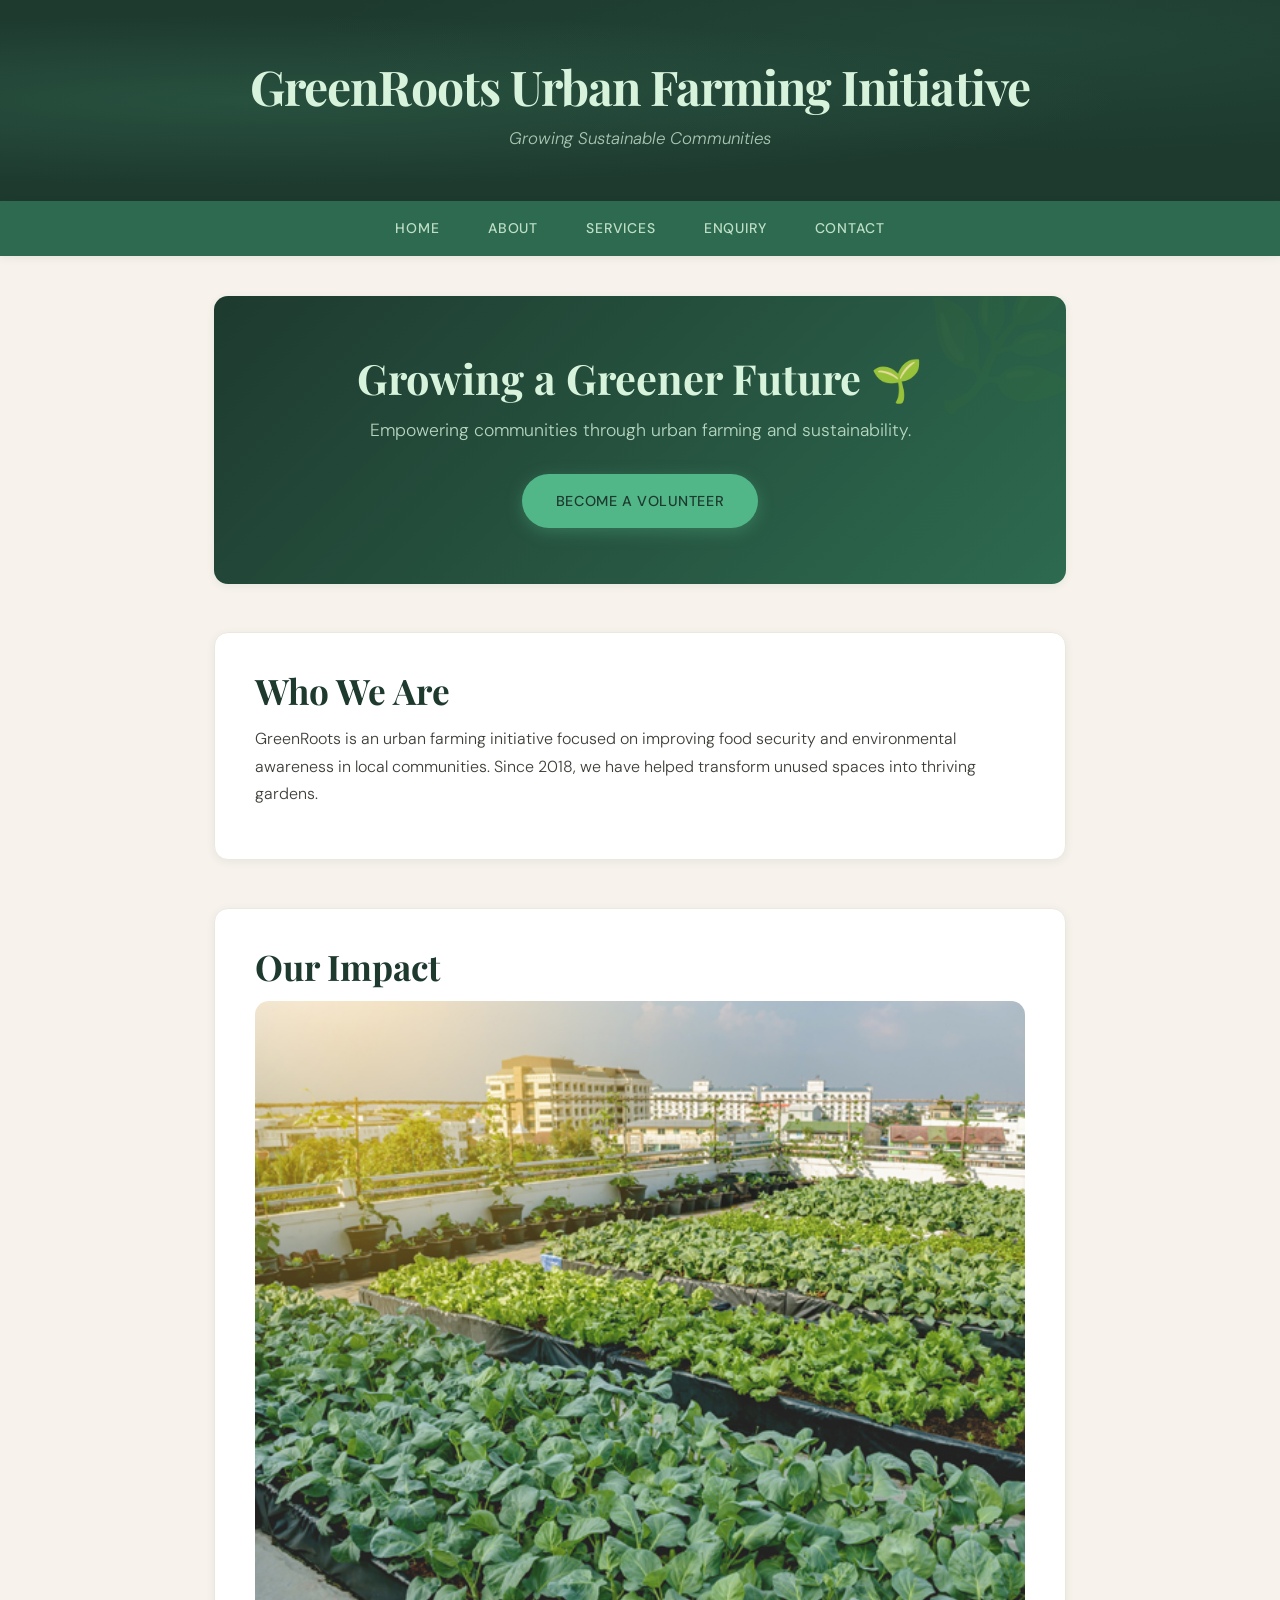
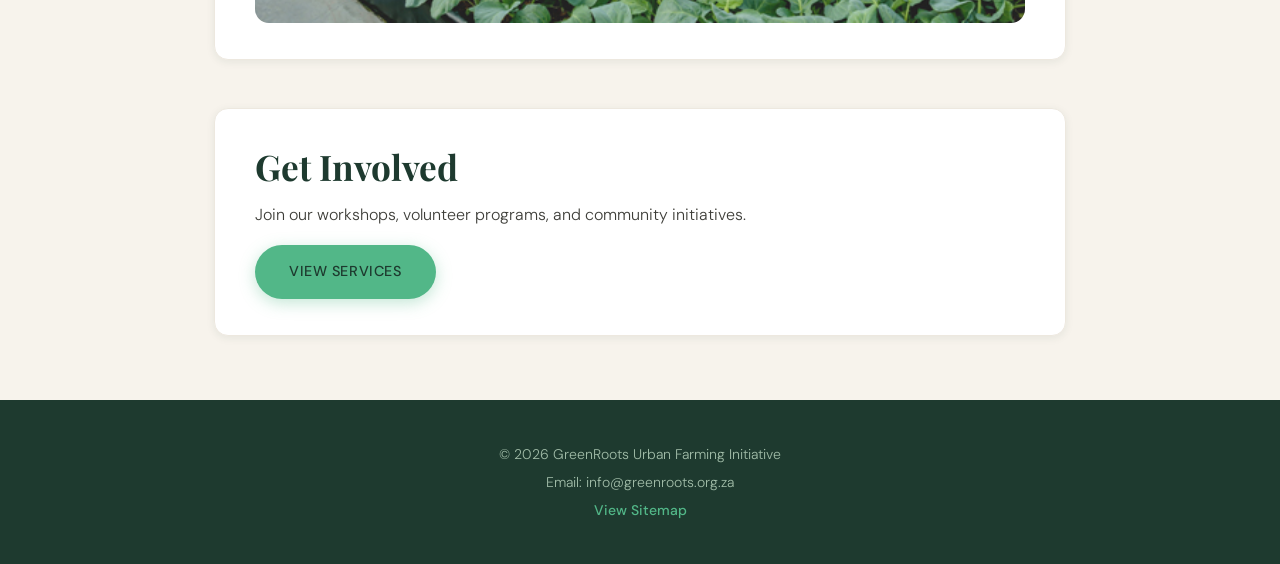
<file: index.html>
<!DOCTYPE html>
<html lang="en">
<head>
    <!-- Meta setup for responsiveness -->
    <meta charset="UTF-8">
    <meta name="viewport" content="width=device-width, initial-scale=1.0">

    <title>GreenRoots Urban Farming Initiative</title>

    <!-- Link to external CSS -->
    <link rel="stylesheet" href="css/style.css">
</head>

<body>

<!-- ================= HEADER ================= -->
<header>
    <h1>GreenRoots Urban Farming Initiative</h1>
    <p>Growing Sustainable Communities</p>
</header>

<!-- ================= NAVIGATION ================= -->
<nav>
    <!-- Navigation Menu -->
    <a href="./index.html">Home</a>
    <a href="./about.html">About</a>
    <a href="./services.html">Services</a>
    <a href="./enquiry.html">Enquiry</a>
    <a href="./contact.html">Contact</a>
</nav>

<!-- ================= MAIN CONTENT ================= -->
<main>

    <!-- HERO SECTION -->
    <section class="hero">
        <h2>Growing a Greener Future 🌱</h2>
        <p>Empowering communities through urban farming and sustainability.</p>
        <a href="enquiry.html" class="btn">Become a Volunteer</a>
    </section>

    <!-- ABOUT PREVIEW -->
    <section>
        <h2>Who We Are</h2>
        <p>
            GreenRoots is an urban farming initiative focused on improving food security 
            and environmental awareness in local communities. Since 2018, we have helped 
            transform unused spaces into thriving gardens.
        </p>
    </section>

    <!-- IMAGE SECTION -->
    <section>
        <h2>Our Impact</h2>
        <img src="image.jpg" alt="Urban Farming Garden" width="100%">
    </section>

    <!-- CALL TO ACTION -->
    <section>
        <h2>Get Involved</h2>
        <p>Join our workshops, volunteer programs, and community initiatives.</p>
        <a href="services.html" class="btn">View Services</a>
    </section>

</main>

<!-- ================= FOOTER ================= -->
<footer>
    <p>© 2026 GreenRoots Urban Farming Initiative</p>
    <p>Email: info@greenroots.org.za</p>
    <p><a href="sitemap.html">View Sitemap</a></p>

</footer>

</body>
</html>
</file>
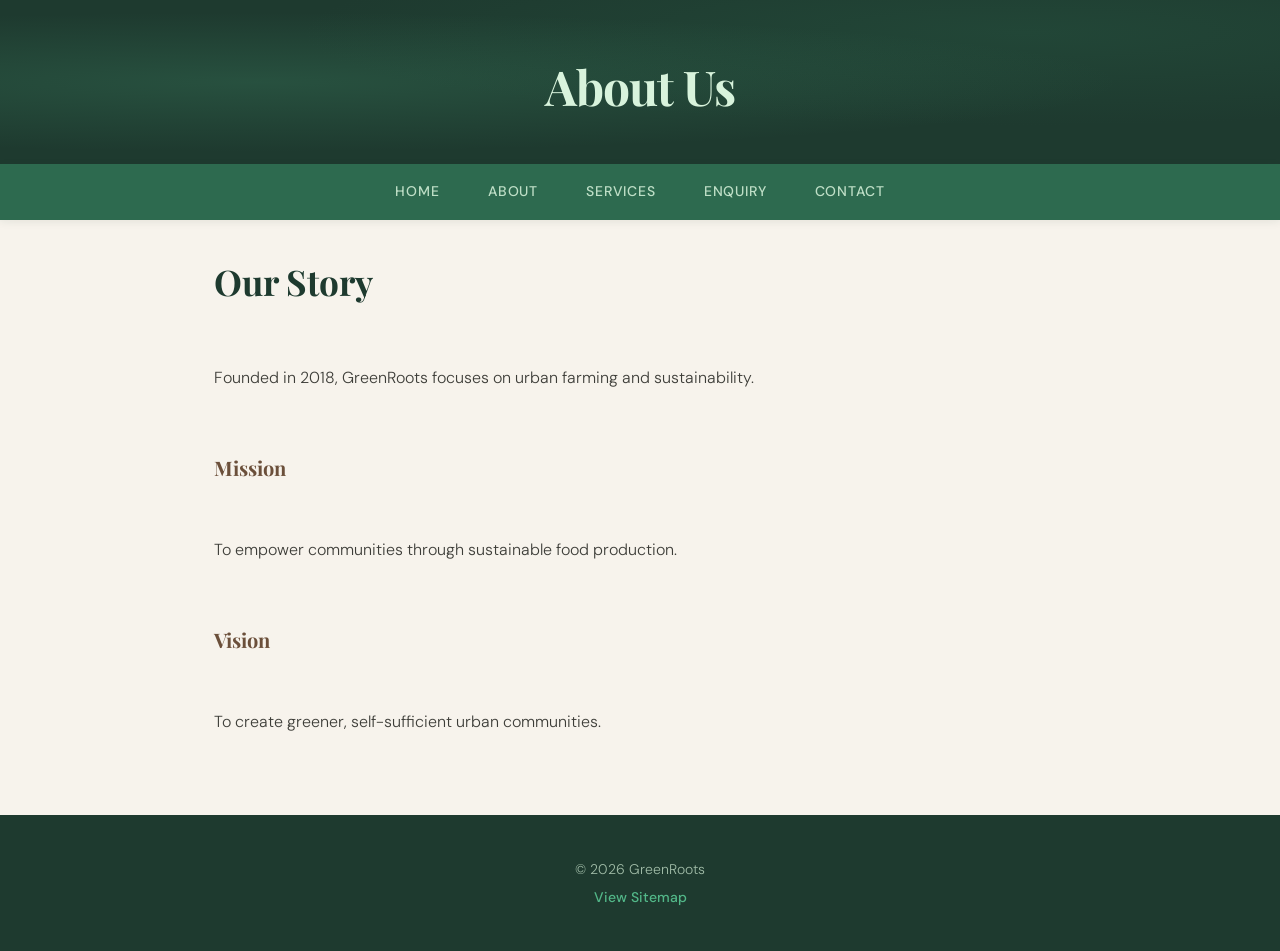
<file: about.html>
<!DOCTYPE html>
<html lang="en">
<head>
    <meta charset="UTF-8">
    <meta name="viewport" content="width=device-width, initial-scale=1.0">
    <title>About GreenRoots</title>
    <link rel="stylesheet" href="css/style.css">
</head>
<body>

<header>
    <h1>About Us</h1>
</header>

<nav>
    <a href="index.html">Home</a>
    <a href="about.html">About</a>
    <a href="services.html">Services</a>
    <a href="enquiry.html">Enquiry</a>
    <a href="contact.html">Contact</a>
</nav>

<main>
    <h2>Our Story</h2>
    <p>Founded in 2018, GreenRoots focuses on urban farming and sustainability.</p>

    <h3>Mission</h3>
    <p>To empower communities through sustainable food production.</p>

    <h3>Vision</h3>
    <p>To create greener, self-sufficient urban communities.</p>
</main>

<footer>
    <p>© 2026 GreenRoots</p>
    <p><a href="sitemap.html">View Sitemap</a></p>

</footer>

</body>
</html>
</file>
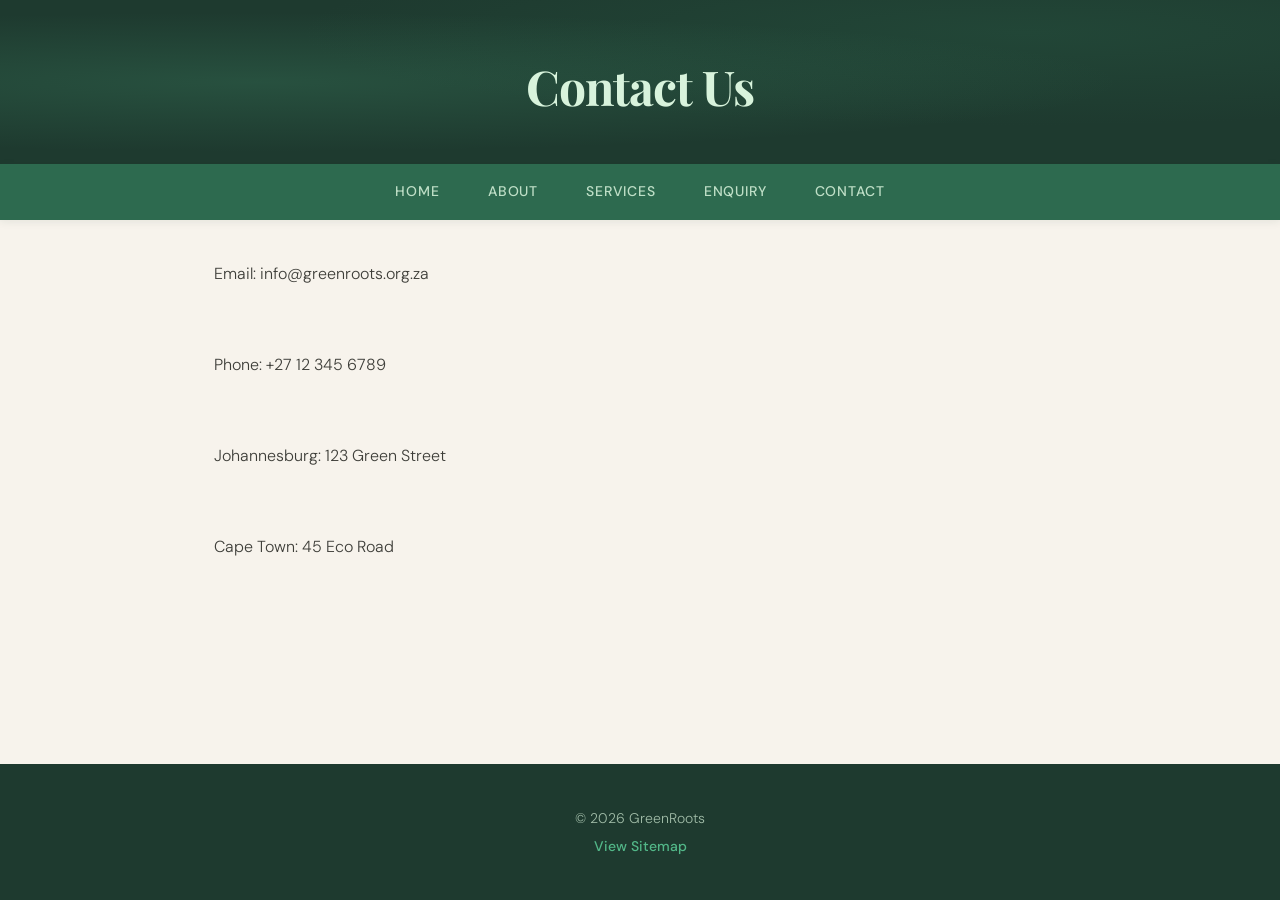
<file: contact.html>
<!DOCTYPE html>
<html lang="en">
<head>
    <meta charset="UTF-8">
    <meta name="viewport" content="width=device-width, initial-scale=1.0">
    <title>Contact</title>
    <link rel="stylesheet" href="css/style.css">
</head>
<body>

<header>
    <h1>Contact Us</h1>
</header>

<nav>
    <a href="index.html">Home</a>
    <a href="about.html">About</a>
    <a href="services.html">Services</a>
    <a href="enquiry.html">Enquiry</a>
    <a href="contact.html">Contact</a>
</nav>

<main>
    <p>Email: info@greenroots.org.za</p>
    <p>Phone: +27 12 345 6789</p>
    <p>Johannesburg: 123 Green Street</p>
    <p>Cape Town: 45 Eco Road</p>
</main>

<footer>
    <p>© 2026 GreenRoots</p>
    <p><a href="sitemap.html">View Sitemap</a></p>

</footer>

</body>
</html>
</file>
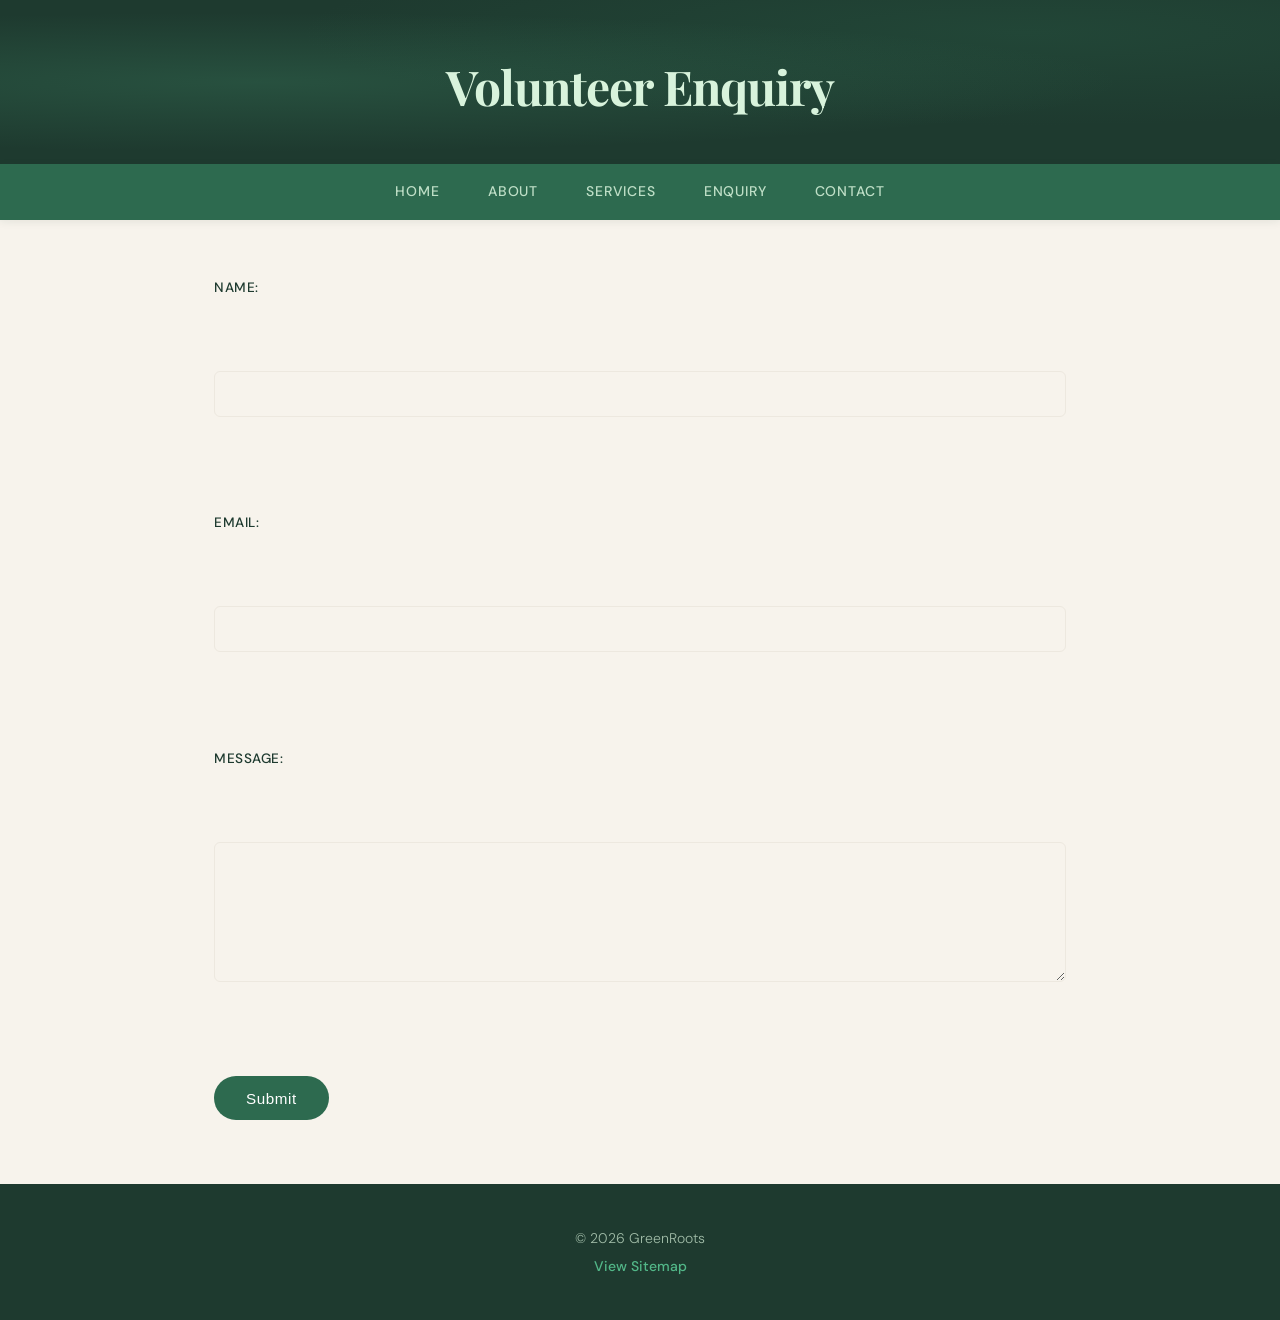
<file: enquiry.html>
<!DOCTYPE html>
<html lang="en">
<head>
    <meta charset="UTF-8">
    <meta name="viewport" content="width=device-width, initial-scale=1.0">
    <title>Enquiry</title>
    <link rel="stylesheet" href="css/style.css">
</head>
<body>

<header>
    <h1>Volunteer Enquiry</h1>
</header>

<nav>
    <a href="index.html">Home</a>
    <a href="about.html">About</a>
    <a href="services.html">Services</a>
    <a href="enquiry.html">Enquiry</a>
    <a href="contact.html">Contact</a>
</nav>

<main>
    <form>
        <label>Name:</label><br>
        <input type="text" required><br><br>

        <label>Email:</label><br>
        <input type="email" required><br><br>

        <label>Message:</label><br>
        <textarea required></textarea><br><br>

        <button type="submit">Submit</button>
    </form>
</main>

<footer>
    <p>© 2026 GreenRoots</p>
    <p><a href="sitemap.html">View Sitemap</a></p>

</footer>

</body>
</html>
</file>
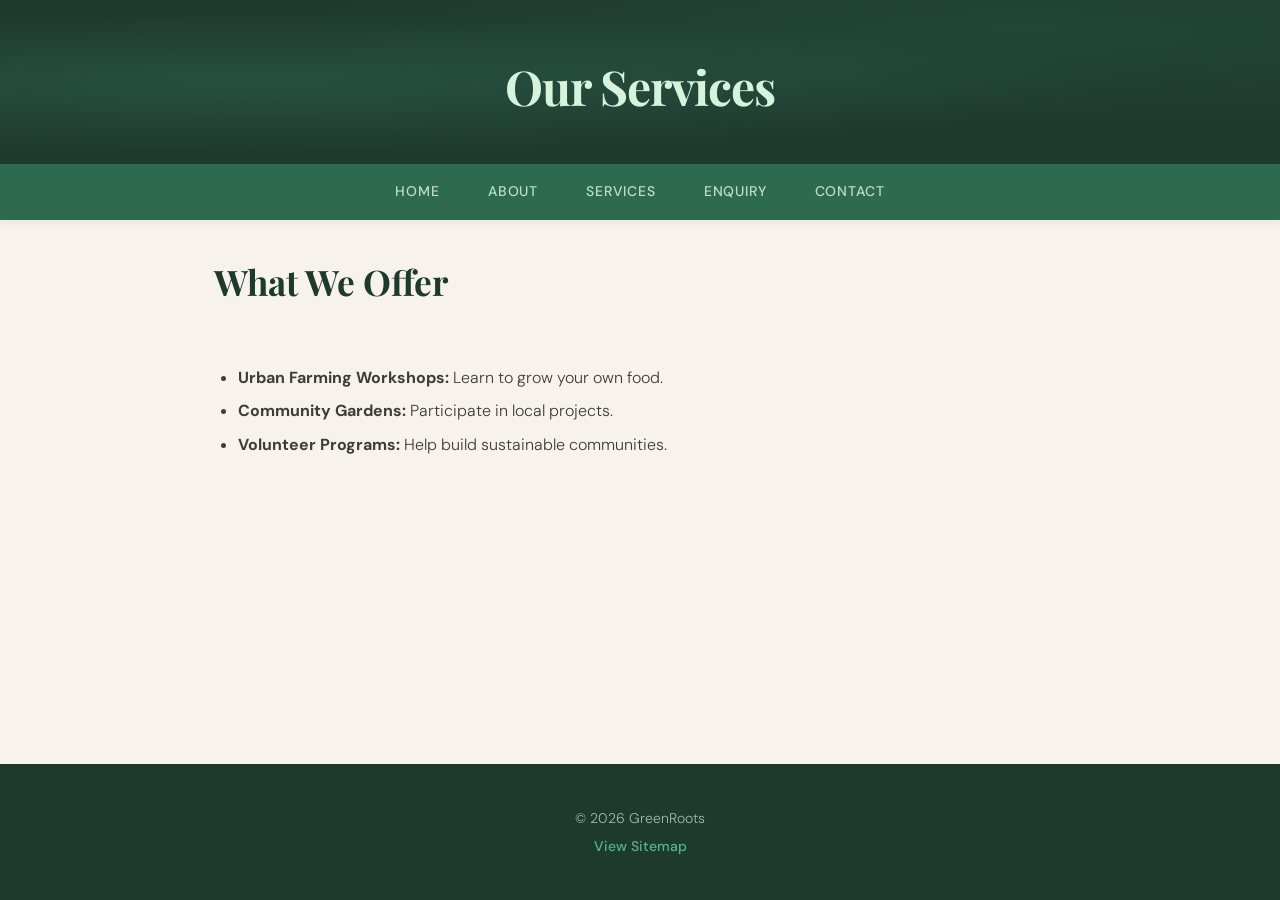
<file: services.html>
<!DOCTYPE html>
<html lang="en">
<head>
    <meta charset="UTF-8">
    <meta name="viewport" content="width=device-width, initial-scale=1.0">
    <title>Services</title>
    <link rel="stylesheet" href="css/style.css">
</head>
<body>

<header>
    <h1>Our Services</h1>
</header>

<nav>
    <a href="index.html">Home</a>
    <a href="about.html">About</a>
    <a href="services.html">Services</a>
    <a href="enquiry.html">Enquiry</a>
    <a href="contact.html">Contact</a>
</nav>

<main>
    <h2>What We Offer</h2>
    <ul>
        <li><strong>Urban Farming Workshops:</strong> Learn to grow your own food.</li>
        <li><strong>Community Gardens:</strong> Participate in local projects.</li>
        <li><strong>Volunteer Programs:</strong> Help build sustainable communities.</li>
    </ul>
</main>

<footer>
    <p>© 2026 GreenRoots</p>
    <p><a href="sitemap.html">View Sitemap</a></p>

</footer>

</body>
</html>
</file>
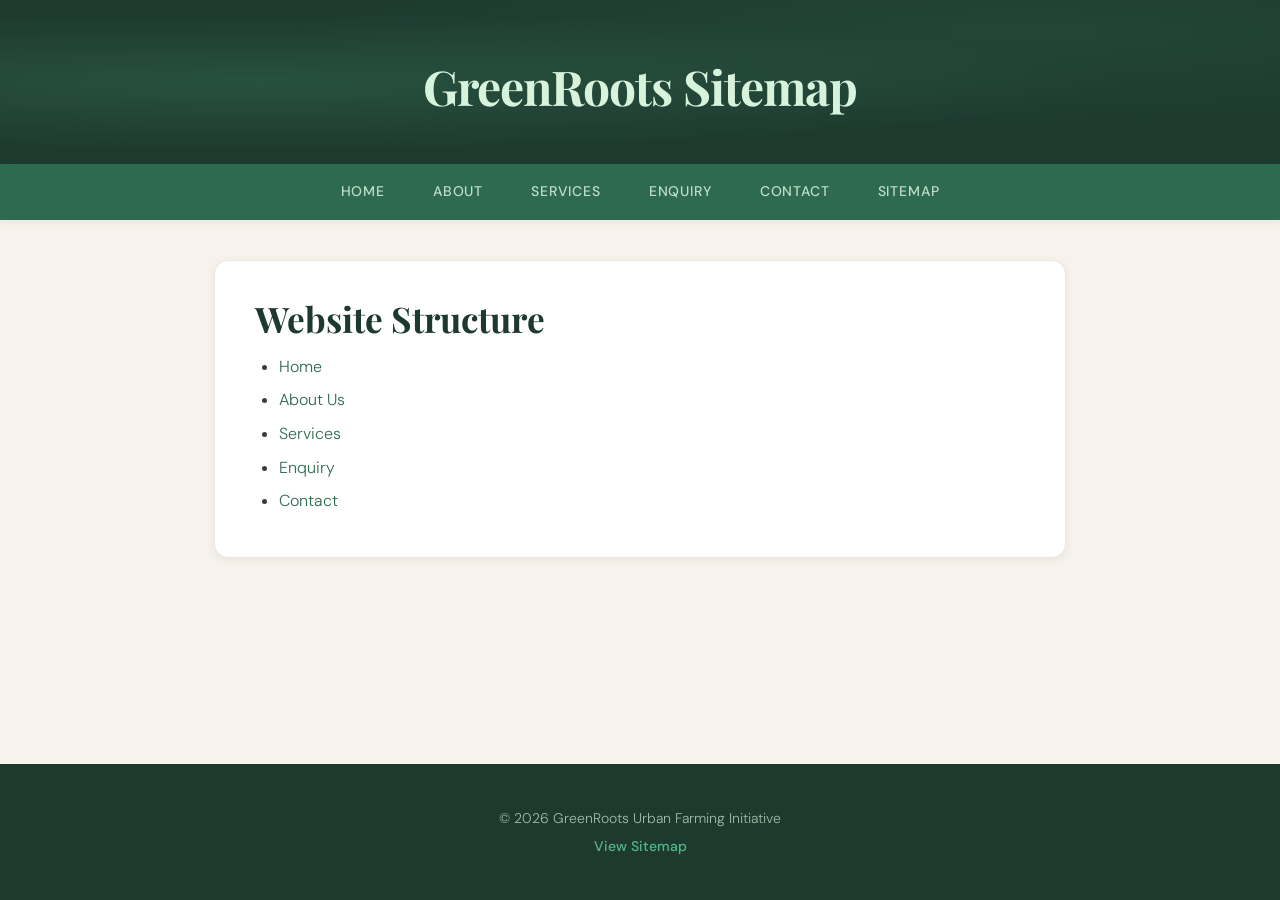
<file: sitemap.html>
<!DOCTYPE html>
<html lang="en">
<head>
    <!-- Basic setup -->
    <meta charset="UTF-8">
    <meta name="viewport" content="width=device-width, initial-scale=1.0">
    <title>Sitemap - GreenRoots</title>

    <!-- Link to your CSS -->
    <link rel="stylesheet" href="css/style.css">
</head>

<body>

<!-- Header -->
<header>
    <h1>GreenRoots Sitemap</h1>
</header>

<!-- Navigation -->
<nav>
    <a href="index.html">Home</a>
    <a href="about.html">About</a>
    <a href="services.html">Services</a>
    <a href="enquiry.html">Enquiry</a>
    <a href="contact.html">Contact</a>
    <a href="sitemap.html">Sitemap</a>
</nav>

<!-- Main Content -->
<main>

    <!-- Sitemap Structure -->
    <section>
        <h2>Website Structure</h2>

        <ul>
            <li><a href="index.html">Home</a></li>
            <li><a href="about.html">About Us</a></li>
            <li><a href="services.html">Services</a></li>
            <li><a href="enquiry.html">Enquiry</a></li>
            <li><a href="contact.html">Contact</a></li>
        </ul>

    </section>

</main>

<!-- Footer -->
<footer>
    <p>© 2026 GreenRoots Urban Farming Initiative</p>
    <p><a href="sitemap.html">View Sitemap</a></p>

</footer>

</body>
</html>
</file>
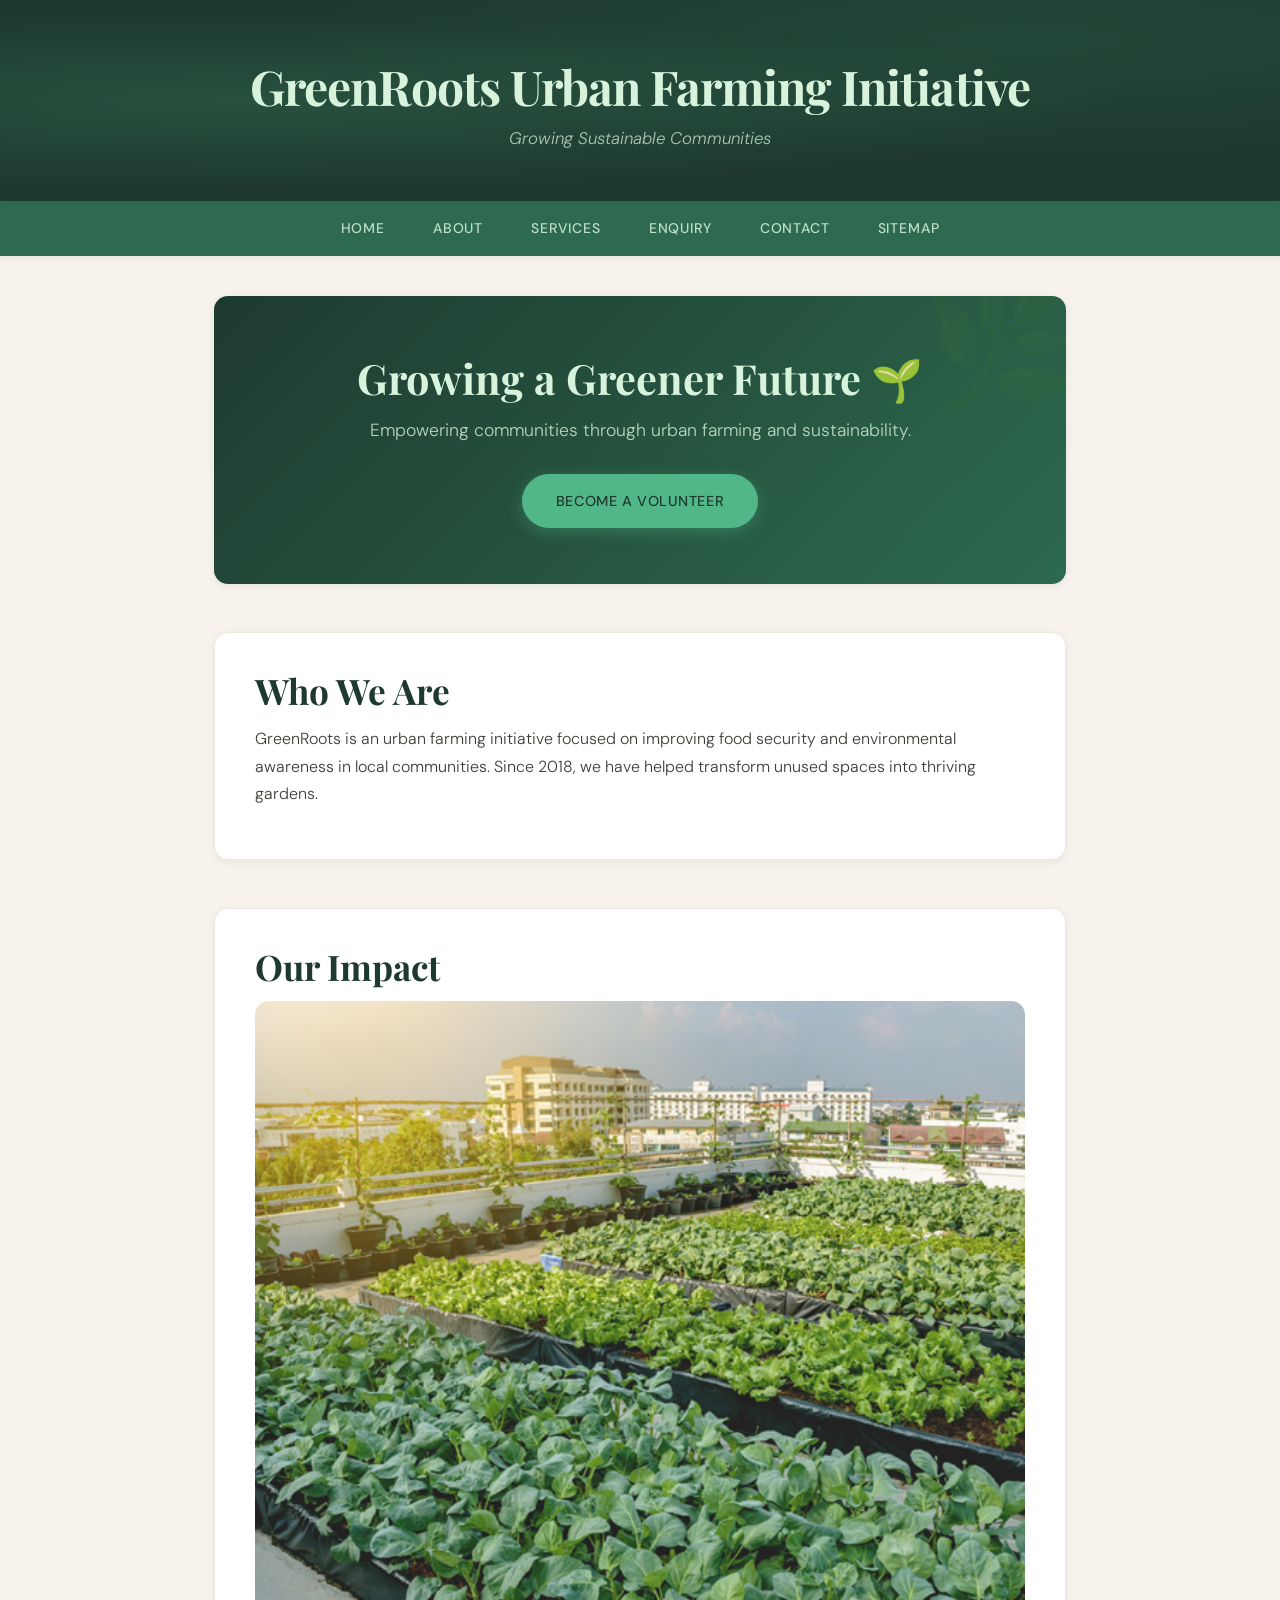
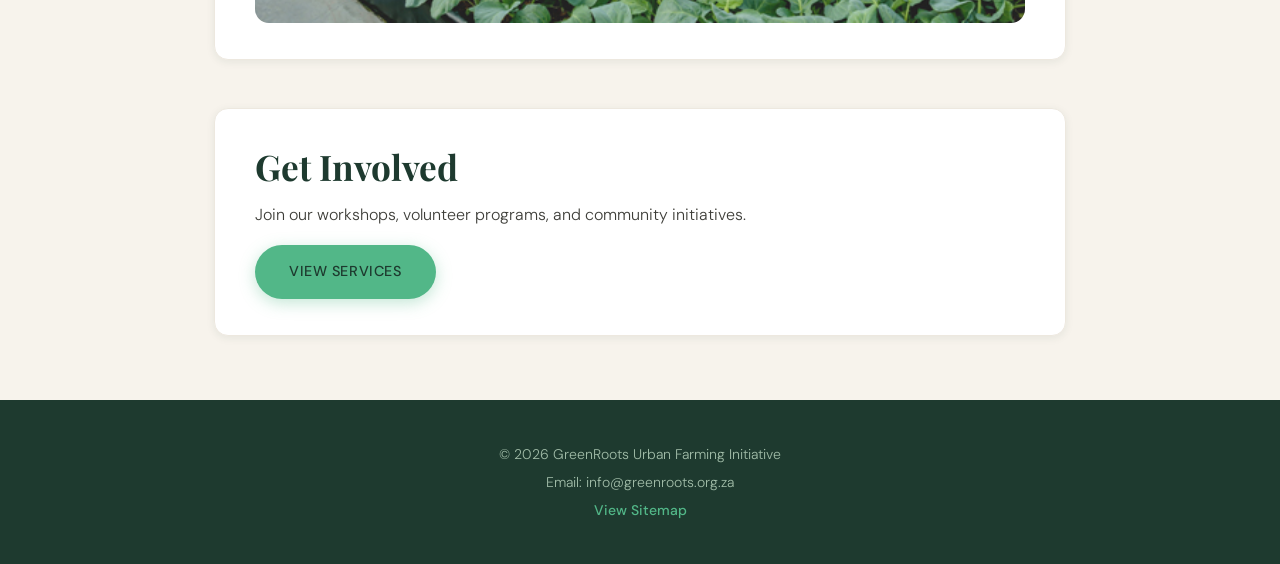
<file: Untitled-1.html>
<!DOCTYPE html>
<html lang="en">
<head>
    <!-- Meta setup for responsiveness -->
    <meta charset="UTF-8">
    <meta name="viewport" content="width=device-width, initial-scale=1.0">

    <title>GreenRoots Urban Farming Initiative</title>

    <!-- Link to external CSS -->
    <link rel="stylesheet" href="css/style.css">
</head>

<body>

<!-- ================= HEADER ================= -->
<header>
    <h1>GreenRoots Urban Farming Initiative</h1>
    <p>Growing Sustainable Communities</p>
</header>

<!-- ================= NAVIGATION ================= -->
<nav>
    <!-- Navigation Menu -->
    <a href="./index.html">Home</a>
    <a href="./about.html">About</a>
    <a href="./services.html">Services</a>
    <a href="./enquiry.html">Enquiry</a>
    <a href="./contact.html">Contact</a>
    <a href="./sitemap.html">Sitemap</a>
</nav>

<!-- ================= MAIN CONTENT ================= -->
<main>

    <!-- HERO SECTION -->
    <section class="hero">
        <h2>Growing a Greener Future 🌱</h2>
        <p>Empowering communities through urban farming and sustainability.</p>
        <a href="enquiry.html" class="btn">Become a Volunteer</a>
    </section>

    <!-- ABOUT PREVIEW -->
    <section>
        <h2>Who We Are</h2>
        <p>
            GreenRoots is an urban farming initiative focused on improving food security 
            and environmental awareness in local communities. Since 2018, we have helped 
            transform unused spaces into thriving gardens.
        </p>
    </section>

    <!-- IMAGE SECTION -->
    <section>
        <h2>Our Impact</h2>
        <img src="image.jpg" alt="Urban Farming Garden" width="100%">
    </section>

    <!-- CALL TO ACTION -->
    <section>
        <h2>Get Involved</h2>
        <p>Join our workshops, volunteer programs, and community initiatives.</p>
        <a href="services.html" class="btn">View Services</a>
    </section>

</main>

<!-- ================= FOOTER ================= -->
<footer>
    <p>© 2026 GreenRoots Urban Farming Initiative</p>
    <p>Email: info@greenroots.org.za</p>
    <p><a href="sitemap.html">View Sitemap</a></p>

</footer>

</body>
</html>
</file>
<file: css/style.css>
/* =============================================
   GreenRoots Urban Farming Initiative
   style.css — place in a /css/ folder
   ============================================= */

/* ── Google Fonts ── */
@import url('https://fonts.googleapis.com/css2?family=Playfair+Display:ital,wght@0,400;0,700;1,400&family=DM+Sans:wght@300;400;500&display=swap');

/* ── Design Tokens ── */
:root {
  --green-deep:   #1e3a2f;
  --green-mid:    #2d6a4f;
  --green-light:  #52b788;
  --green-pale:   #d8f3dc;
  --cream:        #f7f3ec;
  --cream-dark:   #ede8df;
  --brown:        #6b4f3a;
  --text-dark:    #1a1a18;
  --text-mid:     #3d3d38;
  --text-light:   #7a7a72;
  --white:        #ffffff;

  --font-display: 'Playfair Display', Georgia, serif;
  --font-body:    'DM Sans', sans-serif;

  --radius:       6px;
  --radius-lg:    14px;
  --shadow-sm:    0 2px 8px rgba(30,58,47,0.08);
  --shadow-md:    0 6px 24px rgba(30,58,47,0.14);
  --transition:   0.25s ease;
}

/* ── Reset & Base ── */
*, *::before, *::after {
  box-sizing: border-box;
  margin: 0;
  padding: 0;
}

html {
  scroll-behavior: smooth;
}

body {
  font-family: var(--font-body);
  font-size: 1rem;
  line-height: 1.7;
  color: var(--text-dark);
  background-color: var(--cream);
  min-height: 100vh;
  display: flex;
  flex-direction: column;
}

img {
  display: block;
  max-width: 100%;
  height: auto;
  border-radius: var(--radius-lg);
  object-fit: cover;
}

a {
  color: var(--green-mid);
  text-decoration: none;
  transition: color var(--transition);
}

a:hover {
  color: var(--green-light);
}

h1, h2, h3, h4 {
  font-family: var(--font-display);
  font-weight: 700;
  line-height: 1.25;
  color: var(--green-deep);
}

h2 { font-size: clamp(1.6rem, 3vw, 2.2rem); margin-bottom: 0.75rem; }
h3 { font-size: 1.25rem; margin-bottom: 0.5rem; color: var(--brown); }

p {
  color: var(--text-mid);
  margin-bottom: 1rem;
  font-weight: 300;
}

/* ── Header ── */
header {
  background: var(--green-deep);
  color: var(--white);
  padding: 3.5rem 2rem 3rem;
  text-align: center;
  position: relative;
  overflow: hidden;
}

/* Subtle leaf-pattern overlay */
header::before {
  content: '';
  position: absolute;
  inset: 0;
  background:
    radial-gradient(ellipse at 20% 50%, rgba(82,183,136,0.18) 0%, transparent 60%),
    radial-gradient(ellipse at 80% 20%, rgba(45,106,79,0.25) 0%, transparent 50%);
  pointer-events: none;
}

header h1 {
  font-family: var(--font-display);
  font-size: clamp(1.8rem, 5vw, 3rem);
  color: var(--green-pale);
  font-weight: 700;
  letter-spacing: -0.02em;
  position: relative;
}

header h1 + p {
  color: rgba(216,243,220,0.75);
  font-size: 1.05rem;
  margin: 0.5rem 0 0;
  font-style: italic;
  position: relative;
}

/* ── Navigation ── */
nav {
  background: var(--green-mid);
  display: flex;
  justify-content: center;
  flex-wrap: wrap;
  gap: 0;
  position: sticky;
  top: 0;
  z-index: 100;
  box-shadow: var(--shadow-sm);
}

nav a {
  color: rgba(216,243,220,0.85);
  font-family: var(--font-body);
  font-size: 0.875rem;
  font-weight: 500;
  letter-spacing: 0.06em;
  text-transform: uppercase;
  padding: 1rem 1.5rem;
  transition: background var(--transition), color var(--transition);
  position: relative;
}

nav a::after {
  content: '';
  position: absolute;
  bottom: 0;
  left: 50%;
  transform: translateX(-50%) scaleX(0);
  width: 80%;
  height: 2px;
  background: var(--green-light);
  transition: transform var(--transition);
}

nav a:hover {
  color: var(--white);
  background: rgba(255,255,255,0.06);
}

nav a:hover::after {
  transform: translateX(-50%) scaleX(1);
}

/* ── Main ── */
main {
  flex: 1;
  max-width: 900px;
  width: 100%;
  margin: 0 auto;
  padding: 2.5rem 1.5rem 4rem;
  display: flex;
  flex-direction: column;
  gap: 3rem;
}

main section {
  background: var(--white);
  border-radius: var(--radius-lg);
  padding: 2.25rem 2.5rem;
  box-shadow: var(--shadow-sm);
  border: 1px solid var(--cream-dark);
  animation: fadeUp 0.5s ease both;
}

main section:nth-child(2) { animation-delay: 0.1s; }
main section:nth-child(3) { animation-delay: 0.2s; }
main section:nth-child(4) { animation-delay: 0.3s; }

@keyframes fadeUp {
  from { opacity: 0; transform: translateY(18px); }
  to   { opacity: 1; transform: translateY(0); }
}

/* ── Hero Section ── */
.hero {
  background: linear-gradient(135deg, var(--green-deep) 0%, var(--green-mid) 100%) !important;
  color: var(--white);
  text-align: center;
  padding: 3.5rem 2.5rem !important;
  border: none !important;
  position: relative;
  overflow: hidden;
}

.hero::before {
  content: '🌿';
  position: absolute;
  font-size: 8rem;
  opacity: 0.06;
  top: -1rem;
  right: -1rem;
  line-height: 1;
  pointer-events: none;
}

.hero h2 {
  color: var(--green-pale);
  font-size: clamp(1.8rem, 4vw, 2.6rem);
  margin-bottom: 0.75rem;
}

.hero p {
  color: rgba(216,243,220,0.82);
  font-size: 1.1rem;
  margin-bottom: 1.75rem;
}

/* ── Button ── */
.btn {
  display: inline-block;
  background: var(--green-light);
  color: var(--green-deep) !important;
  font-family: var(--font-body);
  font-weight: 500;
  font-size: 0.9rem;
  letter-spacing: 0.04em;
  text-transform: uppercase;
  padding: 0.8rem 2rem;
  border-radius: 999px;
  border: 2px solid transparent;
  cursor: pointer;
  transition: background var(--transition), transform var(--transition), box-shadow var(--transition);
  box-shadow: 0 4px 16px rgba(82,183,136,0.35);
}

.btn:hover {
  background: var(--white);
  color: var(--green-mid) !important;
  transform: translateY(-2px);
  box-shadow: 0 6px 24px rgba(82,183,136,0.4);
}

/* ── Tables (for sitemap / timeline pages) ── */
table {
  width: 100%;
  border-collapse: collapse;
  font-size: 0.95rem;
  margin-top: 1rem;
}

th {
  background: var(--green-deep);
  color: var(--green-pale);
  font-family: var(--font-body);
  font-weight: 500;
  padding: 0.75rem 1rem;
  text-align: left;
}

td {
  padding: 0.7rem 1rem;
  border-bottom: 1px solid var(--cream-dark);
  color: var(--text-mid);
}

tr:last-child td { border-bottom: none; }
tr:nth-child(even) td { background: var(--cream); }

/* ── Forms (enquiry / contact) ── */
form {
  display: flex;
  flex-direction: column;
  gap: 1.25rem;
  margin-top: 1rem;
}

label {
  font-size: 0.85rem;
  font-weight: 500;
  letter-spacing: 0.04em;
  color: var(--green-deep);
  text-transform: uppercase;
  margin-bottom: 0.3rem;
  display: block;
}

input,
textarea,
select {
  width: 100%;
  padding: 0.75rem 1rem;
  border: 1.5px solid var(--cream-dark);
  border-radius: var(--radius);
  background: var(--cream);
  font-family: var(--font-body);
  font-size: 0.95rem;
  color: var(--text-dark);
  transition: border-color var(--transition), box-shadow var(--transition);
  outline: none;
}

input:focus,
textarea:focus,
select:focus {
  border-color: var(--green-light);
  box-shadow: 0 0 0 3px rgba(82,183,136,0.18);
  background: var(--white);
}

textarea { min-height: 140px; resize: vertical; }

input[type="submit"],
button[type="submit"] {
  background: var(--green-mid);
  color: var(--white);
  border: none;
  border-radius: 999px;
  padding: 0.85rem 2rem;
  font-weight: 500;
  font-size: 0.95rem;
  cursor: pointer;
  letter-spacing: 0.04em;
  transition: background var(--transition), transform var(--transition);
  width: fit-content;
  align-self: flex-start;
}

input[type="submit"]:hover,
button[type="submit"]:hover {
  background: var(--green-deep);
  transform: translateY(-1px);
}

/* ── Lists ── */
ul, ol {
  padding-left: 1.5rem;
  color: var(--text-mid);
  font-weight: 300;
}

li { margin-bottom: 0.4rem; }

/* ── Footer ── */
footer {
  background: var(--green-deep);
  color: rgba(216,243,220,0.7);
  text-align: center;
  padding: 2.5rem 1.5rem;
  font-size: 0.875rem;
  line-height: 2;
}

footer p { color: rgba(216,243,220,0.7); margin: 0; }

footer a {
  color: var(--green-light);
  font-weight: 500;
}

footer a:hover { color: var(--white); }

/* ── Responsive ── */
@media (max-width: 640px) {
  header { padding: 2.5rem 1.25rem 2rem; }
  main { padding: 1.5rem 1rem 3rem; gap: 2rem; }
  main section { padding: 1.5rem; }
  .hero { padding: 2.5rem 1.5rem !important; }
  nav a { padding: 0.8rem 1rem; font-size: 0.8rem; }
}
</file>
